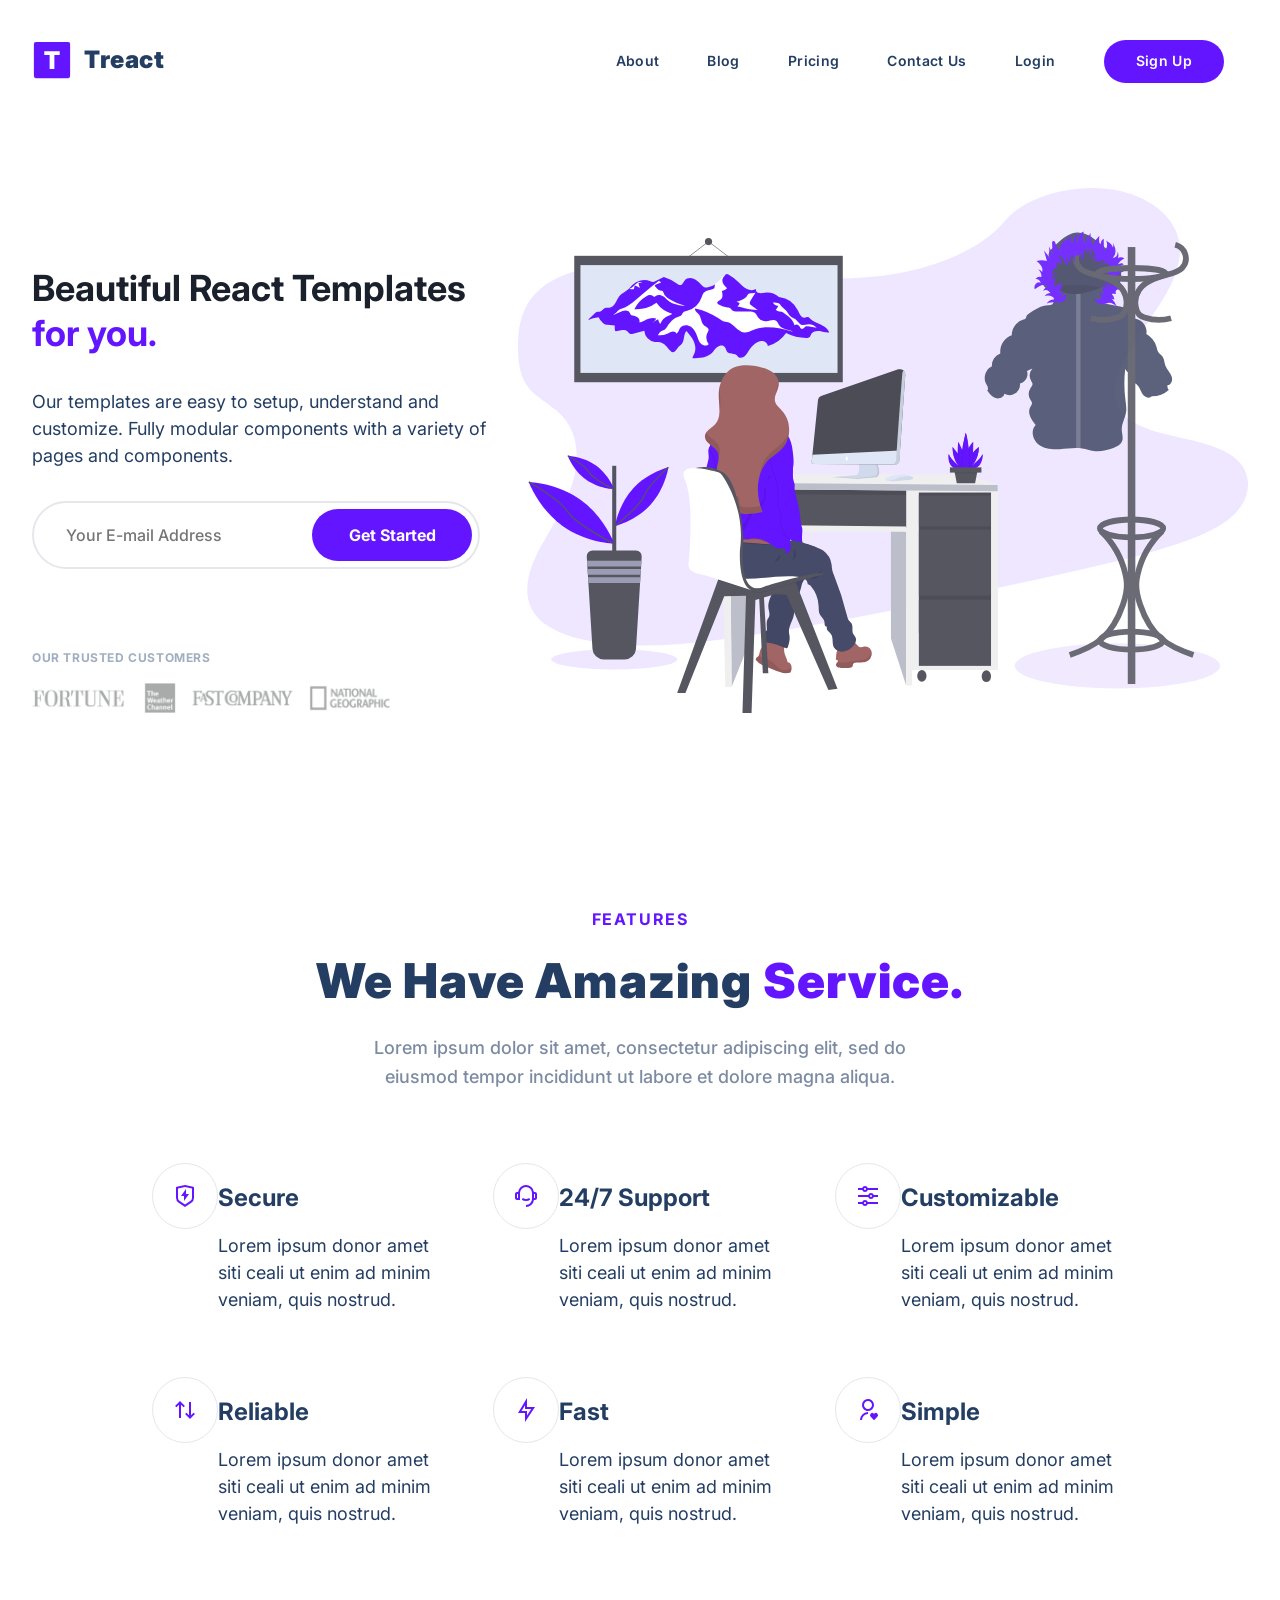
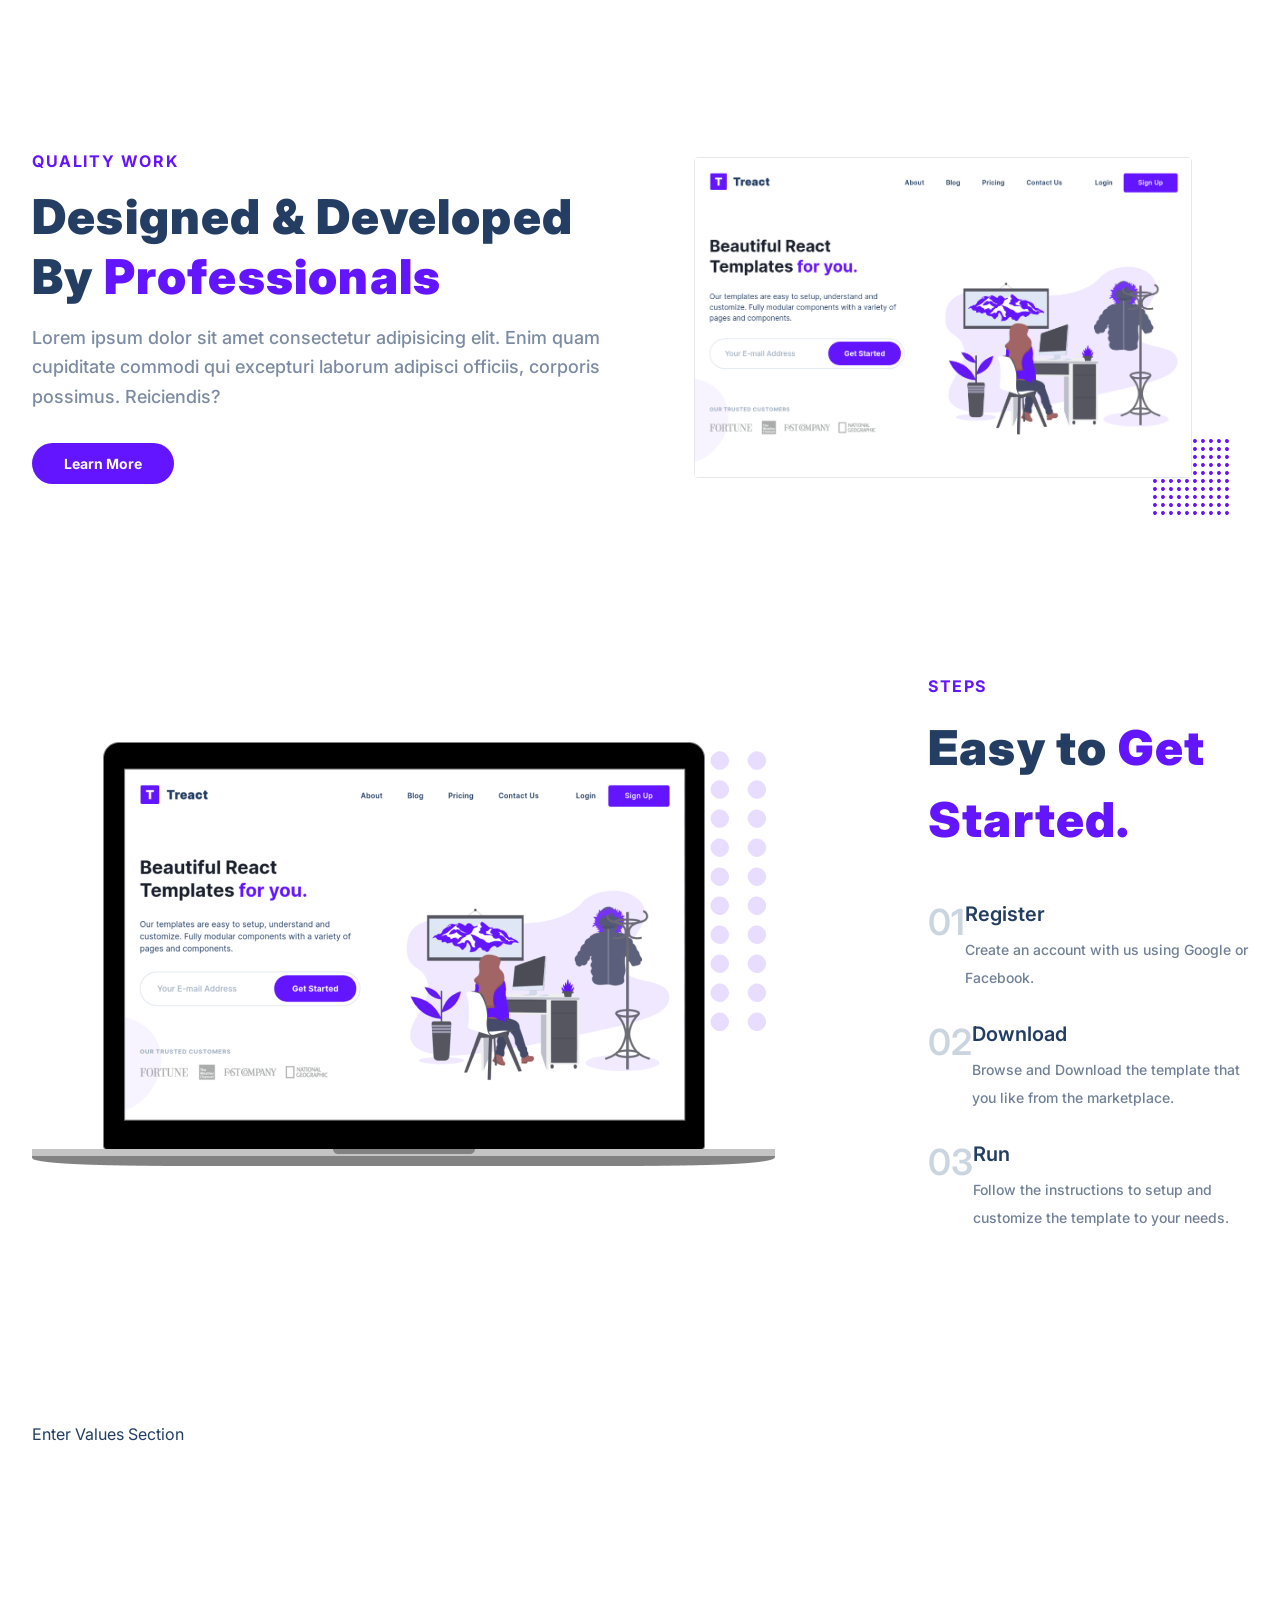
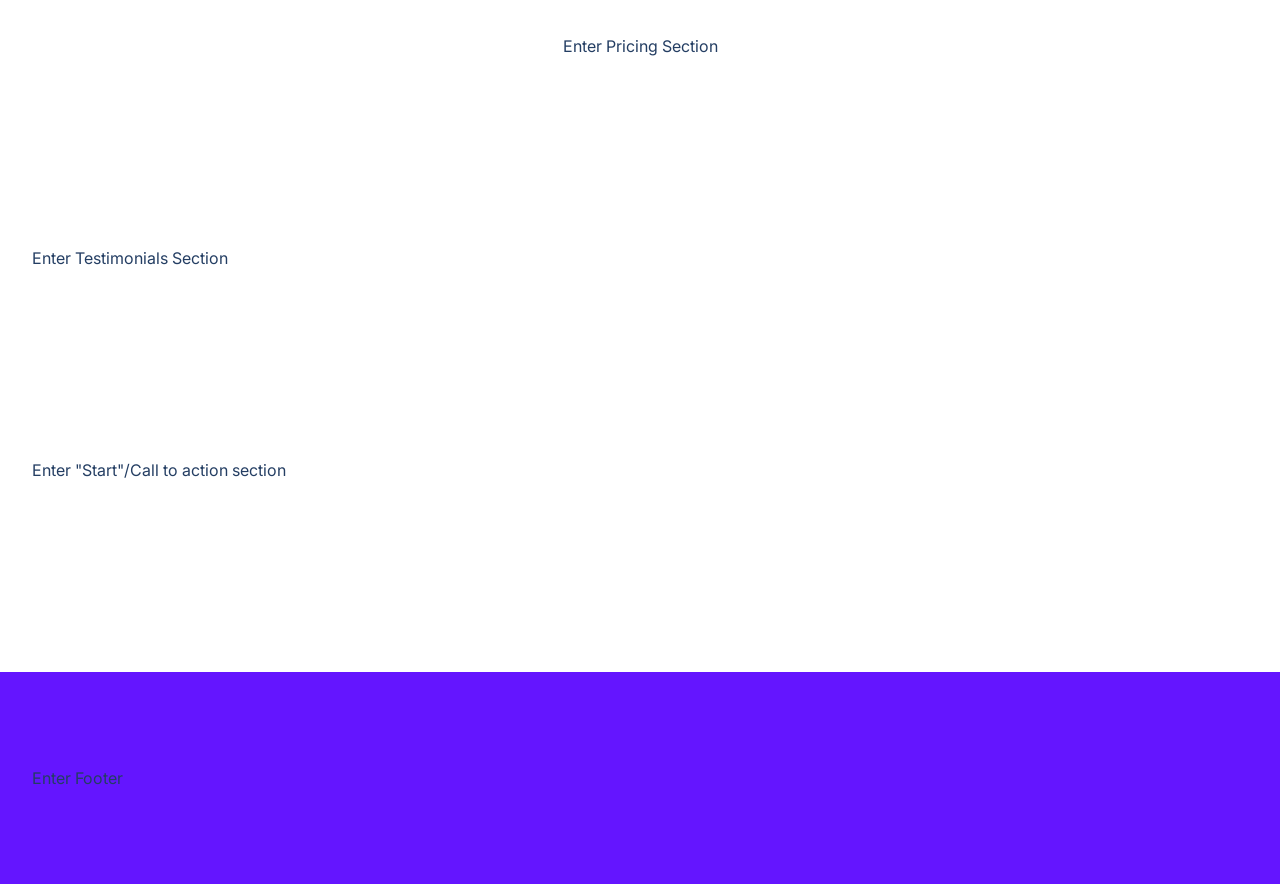
<file: Desktop/fes projects/treact-final-project/index 2.html>
<!DOCTYPE html>
<html lang="en">

<head>
    <meta charset="UTF-8">
    <meta http-equiv="X-UA-Compatible" content="IE=edge">
    <meta name="viewport" content="width=device-width, initial-scale=1.0">
    <title>Document</title>
    <link rel="stylesheet" href="style.css">
    <link rel="stylesheet" href="https://pro.fontawesome.com/releases/v5.10.0/css/all.css"
        integrity="sha384-AYmEC3Yw5cVb3ZcuHtOA93w35dYTsvhLPVnYs9eStHfGJvOvKxVfELGroGkvsg+p" crossorigin="anonymous" />
    <script src="script.js"></script>
</head>

<body>
    <section id="landing">
        <nav>
            <div class="row nav__row">
                <div class="nav__logo">
                    <img class="nav__logo--img" src="./assets/logo.2c489fc453a1783cbadacf914efa3df6.svg" alt="Logo">
                    <div class="nav__logo--title">Treact</div>
                </div>
                <div class="nav__links">
                    <a class="nav__link">About</a>
                    <a class="nav__link">Blog</a>
                    <a class="nav__link">Pricing</a>
                    <a class="nav__link">Contact Us</a>
                    <a class="nav__link">Login</a>
                    <a class="nav__link nav__link--primary">Sign Up</a>
                <button class="btn__menu" onclick="openMenu()">
                    <svg xmlns="http://www.w3.org/2000/svg" width="24" height="24" viewBox="0 0 24 24" fill="none"
                        stroke="currentColor" stroke-width="2" stroke-linecap="round" stroke-linejoin="round"
                        class="btn__menu--svg">
                        <line x1="3" y1="12" x2="21" y2="12"></line>
                        <line x1="3" y1="6" x2="21" y2="6"></line>
                        <line x1="3" y1="18" x2="21" y2="18"></line>
                    </svg>
                </button>
            </div>
        </nav>
        <div class="modal">
            <button class="btn__menu btn__menu--close" onclick="closeMenu()">
                <svg xmlns="http://www.w3.org/2000/svg" width="24" height="24" viewBox="0 0 24 24" fill="none"
                    stroke="currentColor" stroke-width="2" stroke-linecap="round" stroke-linejoin="round"
                    class="light___StyledCloseIcon-lj69nl-14 fASujC">
                    <line x1="18" y1="6" x2="6" y2="18"></line>
                    <line x1="6" y1="6" x2="18" y2="18"></line>
                </svg>
            </button>
            <div class="modal__links">
                <a class="modal__link">About</a>
                <a class="modal__link">Blog</a>
                <a class="modal__link">Pricing</a>
                <a class="modal__link">Contact Us</a>
                <a class="modal__link">Login</a>
                <a class="modal__link modal__link--primary">Sign Up</a>
            </div>
        </div>
        <header>
            <div class="container">
                <div class="row">
                    <div class="header__description">
                        <h1>Beautiful React Templates <span class="purple"> for you.</span>
                        </h1>
                        <p class="header__description--para">Our templates are easy to setup, understand and customize. Fully modular components with a variety of pages and components.</p>
                        <div class="header__email">
                            <input type="text" class="header__email--input" placeholder="Your E-mail Address">
                            <button class="header__email--btn">Get Started</button>
                        </div>
                        <p class="header__customers--title">OUR TRUSTED CUSTOMERS</p>
                        <img src="./assets/customers-logo-strip.680ac7c2e8ae28161d2c.png" class="header__customers">
                    </div>
                     <figure class="header__img--wrapper">
                        <img src="./assets/design-illustration-2.6da6a00b20c07c4a9b65d1870679e1b8.svg">
                     </figure>
            </div>
        </header>
    </section>

<!-- MAIN -->

    <main>
        <section id="features">
            <div class="container">
                <div class="row__narrow">
                    <h4 class="section__tag">FEATURES</h4>
                    <h2 class="section__title">We Have Amazing<span class="purple"> Service.</span>
                    </h2>
                    <div class="section__para">Lorem ipsum dolor sit amet, consectetur adipiscing elit, sed do eiusmod tempor incididunt ut labore et dolore magna aliqua.</div>
                    <div class="features">
                        <div class="feature">
                            <div class="feature__row">
                              <figure class="feature__img--wrapper">
                                <img src="./assets/shield-icon.daefe14b320b14fbd9cbd18908ac93ec.svg" class="feature__img">
                              </figure>
                              <div class="feature__text">
                                <h2 class="feature__title">Secure</h2>
                                <p class="feature__para">Lorem ipsum donor amet siti ceali ut enim ad minim veniam, quis nostrud.</p>
                              </div>  
                            </div>
                        </div>
                        <div class="feature">
                            <div class="feature__row">
                              <figure class="feature__img--wrapper">
                                <img src="./assets/support-icon.f9253ffa8cb6ffde5bbaa05eb5136375.svg" class="feature__img">
                              </figure>
                              <div class="feature__text">
                                <h2 class="feature__title">24/7 Support</h2>
                                <p class="feature__para">Lorem ipsum donor amet siti ceali ut enim ad minim veniam, quis nostrud.</p>
                              </div>  
                            </div>
                        </div>
                        <div class="feature">
                            <div class="feature__row">
                              <figure class="feature__img--wrapper">
                                <img src="./assets/customize-icon.367468c90fd796009b97fbfba67b2c6a.svg" class="feature__img">
                              </figure>
                              <div class="feature__text">
                                <h2 class="feature__title">Customizable</h2>
                                <p class="feature__para">Lorem ipsum donor amet siti ceali ut enim ad minim veniam, quis nostrud.</p>
                              </div>  
                            </div>
                        </div>
                        <div class="feature">
                            <div class="feature__row">
                              <figure class="feature__img--wrapper">
                                <img src="./assets/reliable-icon.1367510a8f0a1bec76dc425d25f92f43.svg" class="feature__img">
                              </figure>
                              <div class="feature__text">
                                <h2 class="feature__title">Reliable</h2>
                                <p class="feature__para">Lorem ipsum donor amet siti ceali ut enim ad minim veniam, quis nostrud.</p>
                              </div>  
                            </div>
                        </div>
                        <div class="feature">
                            <div class="feature__row">
                              <figure class="feature__img--wrapper">
                                <img src="./assets/fast-icon.dbb971a73d4805d2fc3bcdacdb55beba.svg" class="feature__img">
                              </figure>
                              <div class="feature__text">
                                <h2 class="feature__title">Fast</h2>
                                <p class="feature__para">Lorem ipsum donor amet siti ceali ut enim ad minim veniam, quis nostrud.</p>
                              </div>  
                            </div>
                        </div>
                        <div class="feature">
                            <div class="feature__row">
                              <figure class="feature__img--wrapper">
                                <img src="./assets/simple-icon.673b7e1750b2a4ef32907fc164828d00.svg" class="feature__img">
                              </figure>
                              <div class="feature__text">
                                <h2 class="feature__title">Simple</h2>
                                <p class="feature__para">Lorem ipsum donor amet siti ceali ut enim ad minim veniam, quis nostrud.</p>
                              </div>  
                            </div>
                        </div>
                    </div>
                </div>
            </div>
        </section>
        <section id="quality">
            <div class="container">
                <div class="row">
                    <div class="quality__description">
                       <div class="section__tag">QUALITY WORK</div>
                       <h2 class="section__title">Designed & Developed By <span class="purple">Professionals</span></h2> 
                       <p class="section__para">Lorem ipsum dolor sit amet consectetur adipisicing elit. Enim quam cupiditate commodi qui excepturi laborum adipisci officiis, corporis possimus. Reiciendis?</p>
                       <button class="btn">Learn More</button>
                    </div>
                    <figure class="quality__img--wrapper">
                        <img src="/assets/hero-screenshot-1.40a097b525c2f8c9808e.png" class="quality__img">
                        <svg viewBox="0 0 1280 1280" class="quality__grid">
                            <path d="M 55 33.5 C 44.5 37 35 47.6 32.8 58.3 c -4.3 20.6 16.3 41.2 36.9 36.9 c 15.5 -3.2 27.5 -19 26 -33.9 c -1.1 -10.5 -9 -21.3 -19 -26.2 c -6.1 -2.9 -15.5 -3.6 -21.7 -1.6 Z M 183 33.5 c -15.1 5 -25.3 21.6 -22.2 36.2 c 2.5 11.9 13.6 23 25.4 25.5 c 19.4 4.1 39.5 -14.2 37.5 -33.9 c -1.1 -10.5 -9 -21.3 -19 -26.2 c -6.1 -2.9 -15.5 -3.6 -21.7 -1.6 Z M 311 33.5 c -10.5 3.5 -20 14.1 -22.2 24.8 c -4.3 20.6 16.3 41.2 36.9 36.9 c 15.5 -3.2 27.5 -19 26 -33.9 c -1.1 -10.5 -9 -21.3 -19 -26.2 c -6.1 -2.9 -15.5 -3.6 -21.7 -1.6 Z M 439 33.5 c -10.5 3.5 -20 14.1 -22.2 24.8 c -4.3 20.6 16.3 41.2 36.9 36.9 c 15.5 -3.2 27.5 -19 26 -33.9 c -1.1 -10.5 -9 -21.3 -19 -26.2 c -6.1 -2.9 -15.5 -3.6 -21.7 -1.6 Z M 567 33.5 c -10.5 3.5 -20 14.1 -22.2 24.8 c -4.3 20.6 16.3 41.2 36.9 36.9 c 15.5 -3.2 27.5 -19 26 -33.9 c -1.1 -10.5 -9 -21.3 -19 -26.2 c -6.1 -2.9 -15.5 -3.6 -21.7 -1.6 Z M 695 33.5 c -10.5 3.5 -20 14.1 -22.2 24.8 c -4.3 20.6 16.3 41.2 36.9 36.9 c 15.5 -3.2 27.5 -19 26 -33.9 c -1.1 -10.5 -9 -21.3 -19 -26.2 c -6.1 -2.9 -15.5 -3.6 -21.7 -1.6 Z M 823 33.5 c -10.5 3.5 -20 14.1 -22.2 24.8 c -4.3 20.6 16.3 41.2 36.9 36.9 c 15.5 -3.2 27.5 -19 26 -33.9 c -1.1 -10.5 -9 -21.3 -19 -26.2 c -6.1 -2.9 -15.5 -3.6 -21.7 -1.6 Z M 951 33.5 c -10.5 3.5 -20 14.1 -22.2 24.8 c -4.3 20.6 16.3 41.2 36.9 36.9 c 15.5 -3.2 27.5 -19 26 -33.9 c -1.1 -10.5 -9 -21.3 -19 -26.2 c -6.1 -2.9 -15.5 -3.6 -21.7 -1.6 Z M 1079 33.5 c -10.5 3.5 -20 14.1 -22.2 24.8 c -2.5 11.7 3.2 24.4 14.2 31.9 c 10.7 7.4 22.9 7.5 33.7 0.3 c 17.7 -11.8 20.1 -33.8 5.3 -48.5 c -8.5 -8.6 -20.7 -11.9 -31 -8.5 Z M 1207 33.5 c -10.5 3.5 -20 14.1 -22.2 24.8 c -2.5 11.7 3.2 24.4 14.2 31.9 c 10.7 7.4 22.9 7.5 33.7 0.3 c 17.7 -11.8 20.1 -33.8 5.3 -48.5 c -8.5 -8.6 -20.7 -11.9 -31 -8.5 Z M 55 161.5 c -10.5 3.5 -20 14.1 -22.2 24.8 c -4.3 20.6 16.3 41.2 36.9 36.9 c 15.5 -3.2 27.5 -19 26 -33.9 c -1.1 -10.5 -9 -21.3 -19 -26.2 c -6.1 -2.9 -15.5 -3.6 -21.7 -1.6 Z M 183 161.5 c -15.1 5 -25.3 21.6 -22.2 36.2 c 2.5 11.9 13.6 23 25.4 25.5 c 19.4 4.1 39.5 -14.2 37.5 -33.9 c -1.1 -10.5 -9 -21.3 -19 -26.2 c -6.1 -2.9 -15.5 -3.6 -21.7 -1.6 Z M 311 161.5 c -10.5 3.5 -20 14.1 -22.2 24.8 c -4.3 20.6 16.3 41.2 36.9 36.9 c 15.5 -3.2 27.5 -19 26 -33.9 c -1.1 -10.5 -9 -21.3 -19 -26.2 c -6.1 -2.9 -15.5 -3.6 -21.7 -1.6 Z M 439 161.5 c -10.5 3.5 -20 14.1 -22.2 24.8 c -4.3 20.6 16.3 41.2 36.9 36.9 c 15.5 -3.2 27.5 -19 26 -33.9 c -1.1 -10.5 -9 -21.3 -19 -26.2 c -6.1 -2.9 -15.5 -3.6 -21.7 -1.6 Z M 567 161.5 c -10.5 3.5 -20 14.1 -22.2 24.8 c -4.3 20.6 16.3 41.2 36.9 36.9 c 15.5 -3.2 27.5 -19 26 -33.9 c -1.1 -10.5 -9 -21.3 -19 -26.2 c -6.1 -2.9 -15.5 -3.6 -21.7 -1.6 Z M 695 161.5 c -10.5 3.5 -20 14.1 -22.2 24.8 c -4.3 20.6 16.3 41.2 36.9 36.9 c 15.5 -3.2 27.5 -19 26 -33.9 c -1.1 -10.5 -9 -21.3 -19 -26.2 c -6.1 -2.9 -15.5 -3.6 -21.7 -1.6 Z M 823 161.5 c -10.5 3.5 -20 14.1 -22.2 24.8 c -4.3 20.6 16.3 41.2 36.9 36.9 c 15.5 -3.2 27.5 -19 26 -33.9 c -1.1 -10.5 -9 -21.3 -19 -26.2 c -6.1 -2.9 -15.5 -3.6 -21.7 -1.6 Z M 951 161.5 c -10.5 3.5 -20 14.1 -22.2 24.8 c -4.3 20.6 16.3 41.2 36.9 36.9 c 15.5 -3.2 27.5 -19 26 -33.9 c -1.1 -10.5 -9 -21.3 -19 -26.2 c -6.1 -2.9 -15.5 -3.6 -21.7 -1.6 Z M 1079 161.5 c -10.5 3.5 -20 14.1 -22.2 24.8 c -2.5 11.7 3.2 24.4 14.2 31.9 c 10.7 7.4 22.9 7.5 33.7 0.3 c 17.7 -11.8 20.1 -33.8 5.3 -48.5 c -8.5 -8.6 -20.7 -11.9 -31 -8.5 Z M 1207 161.5 c -10.5 3.5 -20 14.1 -22.2 24.8 c -2.5 11.7 3.2 24.4 14.2 31.9 c 10.7 7.4 22.9 7.5 33.7 0.3 c 17.7 -11.8 20.1 -33.8 5.3 -48.5 c -8.5 -8.6 -20.7 -11.9 -31 -8.5 Z M 55 289.5 c -10.5 3.5 -20 14.1 -22.2 24.8 c -4.3 20.6 16.3 41.2 36.9 36.9 c 15.5 -3.2 27.5 -19 26 -33.9 c -1.1 -10.5 -9 -21.3 -19 -26.2 c -6.1 -2.9 -15.5 -3.6 -21.7 -1.6 Z M 183 289.5 c -10.5 3.5 -20 14.1 -22.2 24.8 c -4.3 20.6 16.3 41.2 36.9 36.9 c 15.5 -3.2 27.5 -19 26 -33.9 c -1.1 -10.5 -9 -21.3 -19 -26.2 c -6.1 -2.9 -15.5 -3.6 -21.7 -1.6 Z M 311 289.5 c -10.5 3.5 -20 14.1 -22.2 24.8 c -4.3 20.6 16.3 41.2 36.9 36.9 c 15.5 -3.2 27.5 -19 26 -33.9 c -1.1 -10.5 -9 -21.3 -19 -26.2 c -6.1 -2.9 -15.5 -3.6 -21.7 -1.6 Z M 439 289.5 c -10.5 3.5 -20 14.1 -22.2 24.8 c -4.3 20.6 16.3 41.2 36.9 36.9 c 15.5 -3.2 27.5 -19 26 -33.9 c -1.1 -10.5 -9 -21.3 -19 -26.2 c -6.1 -2.9 -15.5 -3.6 -21.7 -1.6 Z M 567 289.5 c -10.5 3.5 -20 14.1 -22.2 24.8 c -4.3 20.6 16.3 41.2 36.9 36.9 c 15.5 -3.2 27.5 -19 26 -33.9 c -1.1 -10.5 -9 -21.3 -19 -26.2 c -6.1 -2.9 -15.5 -3.6 -21.7 -1.6 Z M 695 289.5 c -10.5 3.5 -20 14.1 -22.2 24.8 c -4.3 20.6 16.3 41.2 36.9 36.9 c 15.5 -3.2 27.5 -19 26 -33.9 c -1.1 -10.5 -9 -21.3 -19 -26.2 c -6.1 -2.9 -15.5 -3.6 -21.7 -1.6 Z M 823 289.5 c -10.5 3.5 -20 14.1 -22.2 24.8 c -4.3 20.6 16.3 41.2 36.9 36.9 c 15.5 -3.2 27.5 -19 26 -33.9 c -1.1 -10.5 -9 -21.3 -19 -26.2 c -6.1 -2.9 -15.5 -3.6 -21.7 -1.6 Z M 951 289.5 c -10.5 3.5 -20 14.1 -22.2 24.8 c -4.3 20.6 16.3 41.2 36.9 36.9 c 15.5 -3.2 27.5 -19 26 -33.9 c -1.1 -10.5 -9 -21.3 -19 -26.2 c -6.1 -2.9 -15.5 -3.6 -21.7 -1.6 Z M 1079 289.5 c -10.5 3.5 -20 14.1 -22.2 24.8 c -4.3 20.6 16.3 41.2 36.9 36.9 c 15.5 -3.2 27.5 -19 26 -33.9 c -1.1 -10.5 -9 -21.3 -19 -26.2 c -6.1 -2.9 -15.5 -3.6 -21.7 -1.6 Z M 1207 289.5 c -10.5 3.5 -20 14.1 -22.2 24.8 c -4.3 20.6 16.3 41.2 36.9 36.9 c 15.5 -3.2 27.5 -19 26 -33.9 c -1.1 -10.5 -9 -21.3 -19 -26.2 c -6.1 -2.9 -15.5 -3.6 -21.7 -1.6 Z M 55 417.5 c -10.5 3.5 -20 14.1 -22.2 24.8 c -4.3 20.6 16.3 41.2 36.9 36.9 c 15.5 -3.2 27.5 -19 26 -33.9 c -1.1 -10.5 -9 -21.3 -19 -26.2 c -6.1 -2.9 -15.5 -3.6 -21.7 -1.6 Z M 183 417.5 c -10.5 3.5 -20 14.1 -22.2 24.8 c -4.3 20.6 16.3 41.2 36.9 36.9 c 15.5 -3.2 27.5 -19 26 -33.9 c -1.1 -10.5 -9 -21.3 -19 -26.2 c -6.1 -2.9 -15.5 -3.6 -21.7 -1.6 Z M 311 417.5 c -10.5 3.5 -20 14.1 -22.2 24.8 c -4.3 20.6 16.3 41.2 36.9 36.9 c 15.5 -3.2 27.5 -19 26 -33.9 c -1.1 -10.5 -9 -21.3 -19 -26.2 c -6.1 -2.9 -15.5 -3.6 -21.7 -1.6 Z M 439 417.5 c -10.5 3.5 -20 14.1 -22.2 24.8 c -4.3 20.6 16.3 41.2 36.9 36.9 c 15.5 -3.2 27.5 -19 26 -33.9 c -1.1 -10.5 -9 -21.3 -19 -26.2 c -6.1 -2.9 -15.5 -3.6 -21.7 -1.6 Z M 567 417.5 c -10.5 3.5 -20 14.1 -22.2 24.8 c -4.3 20.6 16.3 41.2 36.9 36.9 c 15.5 -3.2 27.5 -19 26 -33.9 c -1.1 -10.5 -9 -21.3 -19 -26.2 c -6.1 -2.9 -15.5 -3.6 -21.7 -1.6 Z M 695 417.5 c -10.5 3.5 -20 14.1 -22.2 24.8 c -4.3 20.6 16.3 41.2 36.9 36.9 c 15.5 -3.2 27.5 -19 26 -33.9 c -1.1 -10.5 -9 -21.3 -19 -26.2 c -6.1 -2.9 -15.5 -3.6 -21.7 -1.6 Z M 823 417.5 c -10.5 3.5 -20 14.1 -22.2 24.8 c -4.3 20.6 16.3 41.2 36.9 36.9 c 15.5 -3.2 27.5 -19 26 -33.9 c -1.1 -10.5 -9 -21.3 -19 -26.2 c -6.1 -2.9 -15.5 -3.6 -21.7 -1.6 Z M 951 417.5 c -10.5 3.5 -20 14.1 -22.2 24.8 c -4.3 20.6 16.3 41.2 36.9 36.9 c 15.5 -3.2 27.5 -19 26 -33.9 c -1.1 -10.5 -9 -21.3 -19 -26.2 c -6.1 -2.9 -15.5 -3.6 -21.7 -1.6 Z M 1079 417.5 c -10.5 3.5 -20 14.1 -22.2 24.8 c -4.3 20.6 16.3 41.2 36.9 36.9 c 15.5 -3.2 27.5 -19 26 -33.9 c -1.1 -10.5 -9 -21.3 -19 -26.2 c -6.1 -2.9 -15.5 -3.6 -21.7 -1.6 Z M 1207 417.5 c -10.5 3.5 -20 14.1 -22.2 24.8 c -4.3 20.6 16.3 41.2 36.9 36.9 c 15.5 -3.2 27.5 -19 26 -33.9 c -1.1 -10.5 -9 -21.3 -19 -26.2 c -6.1 -2.9 -15.5 -3.6 -21.7 -1.6 Z M 55 545.5 c -10.5 3.5 -20 14.1 -22.2 24.8 c -4.3 20.6 16.3 41.2 36.9 36.9 c 15.5 -3.2 27.5 -19 26 -33.9 c -1.1 -10.5 -9 -21.3 -19 -26.2 c -6.1 -2.9 -15.5 -3.6 -21.7 -1.6 Z M 183 545.5 c -10.5 3.5 -20 14.1 -22.2 24.8 c -4.3 20.6 16.3 41.2 36.9 36.9 c 15.5 -3.2 27.5 -19 26 -33.9 c -1.1 -10.5 -9 -21.3 -19 -26.2 c -6.1 -2.9 -15.5 -3.6 -21.7 -1.6 Z M 311 545.5 c -10.5 3.5 -20 14.1 -22.2 24.8 c -4.3 20.6 16.3 41.2 36.9 36.9 c 15.5 -3.2 27.5 -19 26 -33.9 c -1.1 -10.5 -9 -21.3 -19 -26.2 c -6.1 -2.9 -15.5 -3.6 -21.7 -1.6 Z M 439 545.5 c -10.5 3.5 -20 14.1 -22.2 24.8 c -4.3 20.6 16.3 41.2 36.9 36.9 c 15.5 -3.2 27.5 -19 26 -33.9 c -1.1 -10.5 -9 -21.3 -19 -26.2 c -6.1 -2.9 -15.5 -3.6 -21.7 -1.6 Z M 567 545.5 c -10.5 3.5 -20 14.1 -22.2 24.8 c -4.3 20.6 16.3 41.2 36.9 36.9 c 15.5 -3.2 27.5 -19 26 -33.9 c -1.1 -10.5 -9 -21.3 -19 -26.2 c -6.1 -2.9 -15.5 -3.6 -21.7 -1.6 Z M 695 545.5 c -10.5 3.5 -20 14.1 -22.2 24.8 c -4.3 20.6 16.3 41.2 36.9 36.9 c 15.5 -3.2 27.5 -19 26 -33.9 c -1.1 -10.5 -9 -21.3 -19 -26.2 c -6.1 -2.9 -15.5 -3.6 -21.7 -1.6 Z M 823 545.5 c -10.5 3.5 -20 14.1 -22.2 24.8 c -4.3 20.6 16.3 41.2 36.9 36.9 c 15.5 -3.2 27.5 -19 26 -33.9 c -1.1 -10.5 -9 -21.3 -19 -26.2 c -6.1 -2.9 -15.5 -3.6 -21.7 -1.6 Z M 951 545.5 c -10.5 3.5 -20 14.1 -22.2 24.8 c -4.3 20.6 16.3 41.2 36.9 36.9 c 15.5 -3.2 27.5 -19 26 -33.9 c -1.1 -10.5 -9 -21.3 -19 -26.2 c -6.1 -2.9 -15.5 -3.6 -21.7 -1.6 Z M 1079 545.5 c -10.5 3.5 -20 14.1 -22.2 24.8 c -4.3 20.6 16.3 41.2 36.9 36.9 c 15.5 -3.2 27.5 -19 26 -33.9 c -1.1 -10.5 -9 -21.3 -19 -26.2 c -6.1 -2.9 -15.5 -3.6 -21.7 -1.6 Z M 1207 545.5 c -10.5 3.5 -20 14.1 -22.2 24.8 c -4.3 20.6 16.3 41.2 36.9 36.9 c 15.5 -3.2 27.5 -19 26 -33.9 c -1.1 -10.5 -9 -21.3 -19 -26.2 c -6.1 -2.9 -15.5 -3.6 -21.7 -1.6 Z M 55 673.5 c -10.5 3.5 -20 14.1 -22.2 24.8 c -4.3 20.6 16.3 41.2 36.9 36.9 c 15.5 -3.2 27.5 -19 26 -33.9 c -1.1 -10.5 -9 -21.3 -19 -26.2 c -6.1 -2.9 -15.5 -3.6 -21.7 -1.6 Z M 183 673.5 c -10.5 3.5 -20 14.1 -22.2 24.8 c -4.3 20.6 16.3 41.2 36.9 36.9 c 15.5 -3.2 27.5 -19 26 -33.9 c -1.1 -10.5 -9 -21.3 -19 -26.2 c -6.1 -2.9 -15.5 -3.6 -21.7 -1.6 Z M 311 673.5 c -10.5 3.5 -20 14.1 -22.2 24.8 c -4.3 20.6 16.3 41.2 36.9 36.9 c 15.5 -3.2 27.5 -19 26 -33.9 c -1.1 -10.5 -9 -21.3 -19 -26.2 c -6.1 -2.9 -15.5 -3.6 -21.7 -1.6 Z M 439 673.5 c -10.5 3.5 -20 14.1 -22.2 24.8 c -4.3 20.6 16.3 41.2 36.9 36.9 c 15.5 -3.2 27.5 -19 26 -33.9 c -1.1 -10.5 -9 -21.3 -19 -26.2 c -6.1 -2.9 -15.5 -3.6 -21.7 -1.6 Z M 567 673.5 c -10.5 3.5 -20 14.1 -22.2 24.8 c -4.3 20.6 16.3 41.2 36.9 36.9 c 15.5 -3.2 27.5 -19 26 -33.9 c -1.1 -10.5 -9 -21.3 -19 -26.2 c -6.1 -2.9 -15.5 -3.6 -21.7 -1.6 Z M 695 673.5 c -10.5 3.5 -20 14.1 -22.2 24.8 c -4.3 20.6 16.3 41.2 36.9 36.9 c 15.5 -3.2 27.5 -19 26 -33.9 c -1.1 -10.5 -9 -21.3 -19 -26.2 c -6.1 -2.9 -15.5 -3.6 -21.7 -1.6 Z M 823 673.5 c -10.5 3.5 -20 14.1 -22.2 24.8 c -4.3 20.6 16.3 41.2 36.9 36.9 c 15.5 -3.2 27.5 -19 26 -33.9 c -1.1 -10.5 -9 -21.3 -19 -26.2 c -6.1 -2.9 -15.5 -3.6 -21.7 -1.6 Z M 951 673.5 c -10.5 3.5 -20 14.1 -22.2 24.8 c -4.3 20.6 16.3 41.2 36.9 36.9 c 15.5 -3.2 27.5 -19 26 -33.9 c -1.1 -10.5 -9 -21.3 -19 -26.2 c -6.1 -2.9 -15.5 -3.6 -21.7 -1.6 Z M 1079 673.5 c -10.5 3.5 -20 14.1 -22.2 24.8 c -4.3 20.6 16.3 41.2 36.9 36.9 c 15.5 -3.2 27.5 -19 26 -33.9 c -1.1 -10.5 -9 -21.3 -19 -26.2 c -6.1 -2.9 -15.5 -3.6 -21.7 -1.6 Z M 1207 673.5 c -10.5 3.5 -20 14.1 -22.2 24.8 c -4.3 20.6 16.3 41.2 36.9 36.9 c 15.5 -3.2 27.5 -19 26 -33.9 c -1.1 -10.5 -9 -21.3 -19 -26.2 c -6.1 -2.9 -15.5 -3.6 -21.7 -1.6 Z M 55 801.5 c -10.5 3.5 -20 14.1 -22.2 24.8 c -4.3 20.6 16.3 41.2 36.9 36.9 c 15.5 -3.2 27.5 -19 26 -33.9 c -1.1 -10.5 -9 -21.3 -19 -26.2 c -6.1 -2.9 -15.5 -3.6 -21.7 -1.6 Z M 183 801.5 c -10.5 3.5 -20 14.1 -22.2 24.8 c -4.3 20.6 16.3 41.2 36.9 36.9 c 15.5 -3.2 27.5 -19 26 -33.9 c -1.1 -10.5 -9 -21.3 -19 -26.2 c -6.1 -2.9 -15.5 -3.6 -21.7 -1.6 Z M 311 801.5 c -10.5 3.5 -20 14.1 -22.2 24.8 c -2.5 11.7 3.2 24.4 14.2 31.9 c 10.7 7.4 22.9 7.5 33.7 0.3 c 17.7 -11.8 20.1 -33.8 5.3 -48.5 c -8.5 -8.6 -20.7 -11.9 -31 -8.5 Z M 439 801.5 c -10.5 3.5 -20 14.1 -22.2 24.8 c -2.5 11.7 3.2 24.4 14.2 31.9 c 10.7 7.4 22.9 7.5 33.7 0.3 c 17.7 -11.8 20.1 -33.8 5.3 -48.5 c -8.5 -8.6 -20.7 -11.9 -31 -8.5 Z M 567 801.5 c -15.1 5 -25.3 21.6 -22.2 36.2 c 2.5 11.9 13.6 23 25.5 25.5 c 19.3 4.1 39.4 -14.2 37.4 -33.9 c -1.1 -10.5 -9 -21.3 -19 -26.2 c -6.1 -2.9 -15.5 -3.6 -21.7 -1.6 Z M 695 801.5 c -15.1 5 -25.3 21.6 -22.2 36.2 c 2.5 11.9 13.6 23 25.5 25.5 c 19.3 4.1 39.4 -14.2 37.4 -33.9 c -1.1 -10.5 -9 -21.3 -19 -26.2 c -6.1 -2.9 -15.5 -3.6 -21.7 -1.6 Z M 823 801.5 c -15.1 5 -25.3 21.6 -22.2 36.2 c 2.5 11.9 13.6 23 25.5 25.5 c 19.3 4.1 39.4 -14.2 37.4 -33.9 c -1.1 -10.5 -9 -21.3 -19 -26.2 c -6.1 -2.9 -15.5 -3.6 -21.7 -1.6 Z M 951 801.5 c -15.1 5 -25.3 21.6 -22.2 36.2 c 2.5 11.9 13.6 23 25.5 25.5 c 19.3 4.1 39.4 -14.2 37.4 -33.9 c -1.1 -10.5 -9 -21.3 -19 -26.2 c -6.1 -2.9 -15.5 -3.6 -21.7 -1.6 Z M 1079 801.5 c -10.5 3.5 -20 14.1 -22.2 24.8 c -4.3 20.6 16.3 41.2 36.9 36.9 c 15.5 -3.2 27.5 -19 26 -33.9 c -1.1 -10.5 -9 -21.3 -19 -26.2 c -6.1 -2.9 -15.5 -3.6 -21.7 -1.6 Z M 1207 801.5 c -10.5 3.5 -20 14.1 -22.2 24.8 c -4.3 20.6 16.3 41.2 36.9 36.9 c 15.5 -3.2 27.5 -19 26 -33.9 c -1.1 -10.5 -9 -21.3 -19 -26.2 c -6.1 -2.9 -15.5 -3.6 -21.7 -1.6 Z M 55 929.5 c -10.5 3.5 -20 14.1 -22.2 24.8 c -4.3 20.6 16.3 41.2 36.9 36.9 c 15.5 -3.2 27.5 -19 26 -33.9 c -1.1 -10.5 -9 -21.3 -19 -26.2 c -6.1 -2.9 -15.5 -3.6 -21.7 -1.6 Z M 183 929.5 c -10.5 3.5 -20 14.1 -22.2 24.8 c -4.3 20.6 16.3 41.2 36.9 36.9 c 15.5 -3.2 27.5 -19 26 -33.9 c -1.1 -10.5 -9 -21.3 -19 -26.2 c -6.1 -2.9 -15.5 -3.6 -21.7 -1.6 Z M 311 929.5 c -10.5 3.5 -20 14.1 -22.2 24.8 c -2.5 11.7 3.2 24.4 14.2 31.9 c 10.7 7.4 22.9 7.5 33.7 0.3 c 17.7 -11.8 20.1 -33.8 5.3 -48.5 c -8.5 -8.6 -20.7 -11.9 -31 -8.5 Z M 439 929.5 c -10.5 3.5 -20 14.1 -22.2 24.8 c -2.5 11.7 3.2 24.4 14.2 31.9 c 10.7 7.4 22.9 7.5 33.7 0.3 c 17.7 -11.8 20.1 -33.8 5.3 -48.5 c -8.5 -8.6 -20.7 -11.9 -31 -8.5 Z M 567 929.5 c -15.1 5 -25.3 21.6 -22.2 36.2 c 2.5 11.9 13.6 23 25.5 25.5 c 19.3 4.1 39.4 -14.2 37.4 -33.9 c -1.1 -10.5 -9 -21.3 -19 -26.2 c -6.1 -2.9 -15.5 -3.6 -21.7 -1.6 Z M 695 929.5 c -15.1 5 -25.3 21.6 -22.2 36.2 c 2.5 11.9 13.6 23 25.5 25.5 c 19.3 4.1 39.4 -14.2 37.4 -33.9 c -1.1 -10.5 -9 -21.3 -19 -26.2 c -6.1 -2.9 -15.5 -3.6 -21.7 -1.6 Z M 823 929.5 c -15.1 5 -25.3 21.6 -22.2 36.2 c 2.5 11.9 13.6 23 25.5 25.5 c 19.3 4.1 39.4 -14.2 37.4 -33.9 c -1.1 -10.5 -9 -21.3 -19 -26.2 c -6.1 -2.9 -15.5 -3.6 -21.7 -1.6 Z M 951 929.5 c -15.1 5 -25.3 21.6 -22.2 36.2 c 2.5 11.9 13.6 23 25.5 25.5 c 19.3 4.1 39.4 -14.2 37.4 -33.9 c -1.1 -10.5 -9 -21.3 -19 -26.2 c -6.1 -2.9 -15.5 -3.6 -21.7 -1.6 Z M 1079 929.5 c -10.5 3.5 -20 14.1 -22.2 24.8 c -4.3 20.6 16.3 41.2 36.9 36.9 c 15.5 -3.2 27.5 -19 26 -33.9 c -1.1 -10.5 -9 -21.3 -19 -26.2 c -6.1 -2.9 -15.5 -3.6 -21.7 -1.6 Z M 1207 929.5 c -10.5 3.5 -20 14.1 -22.2 24.8 c -4.3 20.6 16.3 41.2 36.9 36.9 c 15.5 -3.2 27.5 -19 26 -33.9 c -1.1 -10.5 -9 -21.3 -19 -26.2 c -6.1 -2.9 -15.5 -3.6 -21.7 -1.6 Z M 55 1057.5 c -10.5 3.5 -20 14.1 -22.2 24.8 c -4.3 20.6 16.3 41.2 36.9 36.9 c 15.5 -3.2 27.5 -19 26 -33.9 c -1.1 -10.5 -9 -21.3 -19 -26.2 c -6.1 -2.9 -15.5 -3.6 -21.7 -1.6 Z M 183 1057.5 c -10.5 3.5 -20 14.1 -22.2 24.8 c -4.3 20.6 16.3 41.2 36.9 36.9 c 15.5 -3.2 27.5 -19 26 -33.9 c -1.1 -10.5 -9 -21.3 -19 -26.2 c -6.1 -2.9 -15.5 -3.6 -21.7 -1.6 Z M 311 1057.5 c -10.5 3.5 -20 14.1 -22.2 24.8 c -2.5 11.7 3.2 24.4 14.2 31.9 c 10.7 7.4 22.9 7.5 33.7 0.3 c 17.7 -11.8 20.1 -33.8 5.3 -48.5 c -8.5 -8.6 -20.7 -11.9 -31 -8.5 Z M 439 1057.5 c -10.5 3.5 -20 14.1 -22.2 24.8 c -2.5 11.7 3.2 24.4 14.2 31.9 c 10.7 7.4 22.9 7.5 33.7 0.3 c 17.7 -11.8 20.1 -33.8 5.3 -48.5 c -8.5 -8.6 -20.7 -11.9 -31 -8.5 Z M 567 1057.5 c -10.5 3.5 -20 14.1 -22.2 24.8 c -4.3 20.6 16.3 41.2 36.9 36.9 c 15.5 -3.2 27.5 -19 26 -33.9 c -1.1 -10.5 -9 -21.3 -19 -26.2 c -6.1 -2.9 -15.5 -3.6 -21.7 -1.6 Z M 695 1057.5 c -10.5 3.5 -20 14.1 -22.2 24.8 c -4.3 20.6 16.3 41.2 36.9 36.9 c 15.5 -3.2 27.5 -19 26 -33.9 c -1.1 -10.5 -9 -21.3 -19 -26.2 c -6.1 -2.9 -15.5 -3.6 -21.7 -1.6 Z M 823 1057.5 c -10.5 3.5 -20 14.1 -22.2 24.8 c -4.3 20.6 16.3 41.2 36.9 36.9 c 15.5 -3.2 27.5 -19 26 -33.9 c -1.1 -10.5 -9 -21.3 -19 -26.2 c -6.1 -2.9 -15.5 -3.6 -21.7 -1.6 Z M 951 1057.5 c -10.5 3.5 -20 14.1 -22.2 24.8 c -4.3 20.6 16.3 41.2 36.9 36.9 c 15.5 -3.2 27.5 -19 26 -33.9 c -1.1 -10.5 -9 -21.3 -19 -26.2 c -6.1 -2.9 -15.5 -3.6 -21.7 -1.6 Z M 1079 1057.5 c -10.5 3.5 -20 14.1 -22.2 24.8 c -4.3 20.6 16.3 41.2 36.9 36.9 c 15.5 -3.2 27.5 -19 26 -33.9 c -1.1 -10.5 -9 -21.3 -19 -26.2 c -6.1 -2.9 -15.5 -3.6 -21.7 -1.6 Z M 1207 1057.5 c -10.5 3.5 -20 14.1 -22.2 24.8 c -4.3 20.6 16.3 41.2 36.9 36.9 c 15.5 -3.2 27.5 -19 26 -33.9 c -1.1 -10.5 -9 -21.3 -19 -26.2 c -6.1 -2.9 -15.5 -3.6 -21.7 -1.6 Z M 55 1185.5 c -10.5 3.5 -20 14.1 -22.2 24.8 c -4.3 20.6 16.3 41.2 36.9 36.9 c 15.5 -3.2 27.5 -19 26 -33.9 c -1.1 -10.5 -9 -21.3 -19 -26.2 c -6.1 -2.9 -15.5 -3.6 -21.7 -1.6 Z M 183 1185.5 c -10.5 3.5 -20 14.1 -22.2 24.8 c -4.3 20.6 16.3 41.2 36.9 36.9 c 15.5 -3.2 27.5 -19 26 -33.9 c -1.1 -10.5 -9 -21.3 -19 -26.2 c -6.1 -2.9 -15.5 -3.6 -21.7 -1.6 Z M 311 1185.5 c -10.5 3.5 -20 14.1 -22.2 24.8 c -4.3 20.6 16.3 41.2 36.9 36.9 c 15.5 -3.2 27.5 -19 26 -33.9 c -1.1 -10.5 -9 -21.3 -19 -26.2 c -6.1 -2.9 -15.5 -3.6 -21.7 -1.6 Z M 439 1185.5 c -10.5 3.5 -20 14.1 -22.2 24.8 c -4.3 20.6 16.3 41.2 36.9 36.9 c 15.5 -3.2 27.5 -19 26 -33.9 c -1.1 -10.5 -9 -21.3 -19 -26.2 c -6.1 -2.9 -15.5 -3.6 -21.7 -1.6 Z M 567 1185.5 c -10.5 3.5 -20 14.1 -22.2 24.8 c -4.3 20.6 16.3 41.2 36.9 36.9 c 15.5 -3.2 27.5 -19 26 -33.9 c -1.1 -10.5 -9 -21.3 -19 -26.2 c -6.1 -2.9 -15.5 -3.6 -21.7 -1.6 Z M 695 1185.5 c -10.5 3.5 -20 14.1 -22.2 24.8 c -4.3 20.6 16.3 41.2 36.9 36.9 c 15.5 -3.2 27.5 -19 26 -33.9 c -1.1 -10.5 -9 -21.3 -19 -26.2 c -6.1 -2.9 -15.5 -3.6 -21.7 -1.6 Z M 823 1185.5 c -10.5 3.5 -20 14.1 -22.2 24.8 c -4.3 20.6 16.3 41.2 36.9 36.9 c 15.5 -3.2 27.5 -19 26 -33.9 c -1.1 -10.5 -9 -21.3 -19 -26.2 c -6.1 -2.9 -15.5 -3.6 -21.7 -1.6 Z M 951 1185.5 c -10.5 3.5 -20 14.1 -22.2 24.8 c -4.3 20.6 16.3 41.2 36.9 36.9 c 15.5 -3.2 27.5 -19 26 -33.9 c -1.1 -10.5 -9 -21.3 -19 -26.2 c -6.1 -2.9 -15.5 -3.6 -21.7 -1.6 Z M 1079 1185.5 c -10.5 3.5 -20 14.1 -22.2 24.8 c -4.3 20.6 16.3 41.2 36.9 36.9 c 15.5 -3.2 27.5 -19 26 -33.9 c -1.1 -10.5 -9 -21.3 -19 -26.2 c -6.1 -2.9 -15.5 -3.6 -21.7 -1.6 Z M 1207 1185.5 c -10.5 3.5 -20 14.1 -22.2 24.8 c -4.3 20.6 16.3 41.2 36.9 36.9 c 15.5 -3.2 27.5 -19 26 -33.9 c -1.1 -10.5 -9 -21.3 -19 -26.2 c -6.1 -2.9 -15.5 -3.6 -21.7 -1.6 Z"></path>
                        </svg>
                    </figure>
                     
                </div>
            </div>
        </section>
        <section id="steps">
            <div class="container">
                <div class="row">
                    <figure class="steps__img--wrapper">
                        <img src="./assets/hero-screenshot-2.241aac1fbc66db29d873.png" class="steps__img" alt="Dashboard Screenshot">
                       <svg viewBox="0 0 1280 1280" class="steps__grid" xmlns="http://www.w3.org/2000/svg">
                            <defs>
                            <path id="line-of-balls" d="M55 33.5C44.5 37 35 47.6 32.8 58.3c-4.3 20.6 16.3 41.2 36.9 36.9 15.5-3.2 27.5-19 26-33.9-1.1-10.5-9-21.3-19-26.2-6.1-2.9-15.5-3.6-21.7-1.6zM183 33.5c-15.1 5-25.3 21.6-22.2 36.2 2.5 11.9 13.6 23 25.4 25.5 19.4 4.1 39.5-14.2 37.5-33.9-1.1-10.5-9-21.3-19-26.2-6.1-2.9-15.5-3.6-21.7-1.6zM311 33.5c-10.5 3.5-20 14.1-22.2 24.8-4.3 20.6 16.3 41.2 36.9 36.9 15.5-3.2 27.5-19 26-33.9-1.1-10.5-9-21.3-19-26.2-6.1-2.9-15.5-3.6-21.7-1.6zM439 33.5c-10.5 3.5-20 14.1-22.2 24.8-4.3 20.6 16.3 41.2 36.9 36.9 15.5-3.2 27.5-19 26-33.9-1.1-10.5-9-21.3-19-26.2-6.1-2.9-15.5-3.6-21.7-1.6zM567 33.5c-10.5 3.5-20 14.1-22.2 24.8-4.3 20.6 16.3 41.2 36.9 36.9 15.5-3.2 27.5-19 26-33.9-1.1-10.5-9-21.3-19-26.2-6.1-2.9-15.5-3.6-21.7-1.6zM695 33.5c-10.5 3.5-20 14.1-22.2 24.8-4.3 20.6 16.3 41.2 36.9 36.9 15.5-3.2 27.5-19 26-33.9-1.1-10.5-9-21.3-19-26.2-6.1-2.9-15.5-3.6-21.7-1.6zM823 33.5c-10.5 3.5-20 14.1-22.2 24.8-4.3 20.6 16.3 41.2 36.9 36.9 15.5-3.2 27.5-19 26-33.9-1.1-10.5-9-21.3-19-26.2-6.1-2.9-15.5-3.6-21.7-1.6zM951 33.5c-10.5 3.5-20 14.1-22.2 24.8-4.3 20.6 16.3 41.2 36.9 36.9 15.5-3.2 27.5-19 26-33.9-1.1-10.5-9-21.3-19-26.2-6.1-2.9-15.5-3.6-21.7-1.6zM1079 33.5c-10.5 3.5-20 14.1-22.2 24.8-2.5 11.7 3.2 24.4 14.2 31.9 10.7 7.4 22.9 7.5 33.7.3 17.7-11.8 20.1-33.8 5.3-48.5-8.5-8.6-20.7-11.9-31-8.5zM1207 33.5c-10.5 3.5-20 14.1-22.2 24.8-2.5 11.7 3.2 24.4 14.2 31.9 10.7 7.4 22.9 7.5 33.7.3 17.7-11.8 20.1-33.8 5.3-48.5-8.5-8.6-20.7-11.9-31-8.5z"></path>
                            </defs>
                            <g fill="rgba(100, 21, 255, 0.15)">
                            <use href="#line-of-balls" transform="translate(0, 0)"></use>
                            <use href="#line-of-balls" transform="translate(0, 100)"></use>
                            <use href="#line-of-balls" transform="translate(0, 200)"></use>
                            <use href="#line-of-balls" transform="translate(0, 300)"></use>
                            <use href="#line-of-balls" transform="translate(0, 400)"></use>
                            <use href="#line-of-balls" transform="translate(0, 500)"></use>
                            <use href="#line-of-balls" transform="translate(0, 600)"></use>
                            <use href="#line-of-balls" transform="translate(0, 700)"></use>
                            <use href="#line-of-balls" transform="translate(0, 800)"></use>
                            <use href="#line-of-balls" transform="translate(0, 900)"></use>
                            </g>
                        </svg>
                    </figure>
                    <div class="steps__description">
                        <div class="section__tag">STEPS</div>
                        <h2 class="section__title"> Easy to <span class="purple">Get Started.</span></h2>
                        <div class="steps__list">
                            <div class="step">
                                <div class="step__number">01</div>
                                    <div class="step__description">
                                        <div class="step__title">Register</div>
                                        <p class="step__para">Create an account with us using Google or Facebook.</p>
                                    </div>
                                </div>
                                <div class="step">
                                <div class="step__number">02</div>
                                    <div class="step__description">
                                        <div class="step__title">Download</div>
                                        <p class="step__para">Browse and Download the template that you like from the marketplace.</p>
                                    </div>
                                </div>
                                <div class="step">
                                <div class="step__number">03</div>
                                    <div class="step__description">
                                        <div class="step__title">Run</div>
                                        <p class="step__para">Follow the instructions to setup and customize the template to your needs.</p>
                                    </div>
                                </div>
                            </div>
                        </div>
                    </div>
                </div>
        </section>
        <section id="values">
            <div class="container">
                <div class="row">
                    <!--  -->Enter Values Section<!--  -->
                </div>
            </div>
        </section>
        <section id="pricing">
            <div class="container">
                <div class="row">
                    <!--  -->Enter Pricing Section<!--  -->
                </div>
            </div>
        </section>
        <section id="testimonials">
            <div class="container">
                <div class="row">
                    <!--  -->Enter Testimonials Section<!--  -->
                </div>
            </div>
        </section>
        <section id="start">
            <div class="container">
                <div class="row">
                    <!--  -->Enter "Start"/Call to action section<!--  -->
                </div>
            </div>
        </section>
    </main>
    <footer>
        <div class="row footer__row">
            <!--  -->Enter Footer<!--  -->
        </div>
    </footer>
</body>

</html>
</file>
<file: Desktop/fes projects/treact-final-project/style.css>
@import url("https://fonts.googleapis.com/css2?family=Inter:wght@100;200;300;400;500;600;700;800;900&display=swap");

* {
  margin: 0;
  padding: 0;
  box-sizing: border-box;
  font-family: "Inter", system-ui;
  color: #243e63;
}

body {
  max-width: 100vw;
  overflow-x: hidden;
}

.row {
  width: 100%;
  max-width: 1280px;
  margin: 0 auto;
}

.row__narrow {
  width: 100%;
  max-width: 1024px;
  margin: 0 auto;
}

.container {
  padding: 96px 0;
}

.purple {
  color: #6415ff;
}

section {
  padding: 0 32px;
}

main {
  margin-bottom: 96px;
}

/* 

NAVBAR ↓

*/

nav {
  display: flex;
  padding-top: 32px;
}

.nav__row {
  display: flex;
  justify-content: space-between;
}

.nav__logo {
  display: flex;
  align-items: center;
  margin: 8px 0;
  padding-bottom: 4px;
}

.nav__logo--img {
  height: 40px;
  width: 40px;
}

.nav__logo--title {
  font-weight: 900;
  font-size: 24px;
  margin-left: 12px;
  padding-bottom: 2px;
  letter-spacing: 0.6px;
}

img {
  width: 100%;
}

.nav__links {
  display: flex;
  align-items: center;
  padding-bottom: 2px;
}

.nav__link--primary {
  margin: 0;
  padding: 10px 32px;
  margin-top: 2px;
  border-radius: 9999px;
  color: #fff;
  background-color: #6415ff;
  line-height: 1.5;
  border: none;
  width: auto;
  transition: all 300ms ease;
}

.nav__link--primary:hover {
  background-color: rgba(80, 17, 204, 0.8);
  color: white;
}

.nav__link {
  font-size: 14px;
  font-weight: 600;
  letter-spacing: 0.35px;
  border-bottom: 2px solid transparent;
  position: relative;
  transition: all 300ms ease;
}

.nav__link {
  margin: 0 24px;
}

a {
  display: inline;
  text-decoration: none;
}

.btn__menu {
  display: none;
  background: transparent;
  border: none;
  transition: all 300ms ease;
}

.btn__menu--svg:hover {
  filter: invert(26%) sepia(94%) saturate(7476%) hue-rotate(261deg)
    brightness(94%) contrast(115%);
}

.modal {
  position: fixed;
  top: 0;
  left: 0;
  right: 0;
  height: 378px;
  margin: 24px 16px;
  padding: 32px;
  background-color: #fff;
  border: 1px solid rgb(229, 231, 235);
  border-radius: 8px;
  z-index: 4;
  visibility: hidden;
  opacity: 0;
  transform: translateX(300%);
  transition: all 300ms ease;
}

.modal__links {
  width: 100%;
  height: 100%;
  display: flex;
  flex-direction: column;
  align-items: center;
}

.modal__link {
  color: #1a202c;
  font-size: 18px;
  font-weight: 600;
  line-height: 1.5;
  margin: 8px 0;
  padding-bottom: 4px;
  border-bottom: 2px solid transparent;
}

.modal__link--primary {
  color: #f7fafc;
  padding: 12px 32px;
  background: #6415ff;
  border-radius: 500px;
  border: none;
}

.menu--open .modal {
  visibility: visible;
  opacity: 1;
  transform: translateX(0);
}

.btn__menu--close {
  position: fixed;
  top: 24px;
  right: 18px;
}

/* 

HEADER / ABOUT US ↓

*/

header .row {
  display: flex;
  align-items: center;
  justify-content: space-between;
}

.header__description {
  width: 40%;
}

h1 {
  font-size: 36px;
  color: #1a202c;
  line-height: 1.25;
}

.header__description--para {
  margin: 32px 0;
}

p {
  font-size: 18px;
  line-height: 1.5;
}

.header__email {
  width: 100%;
  max-width: 448px;
  height: 68px;
  position: relative;
  display: flex;
  justify-content: flex-end;
  align-items: center;
}

.header__email--input {
  width: 100%;
  border-radius: 500px;
  border: 2px solid rgb(229, 231, 235);
  padding: 20px 192px 20px 32px;
  color: rgb(36, 62, 99);
  font-size: 16px;
  font-weight: 500;
  position: absolute;
  top: 0;
  bottom: 0;
  z-index: 1;
  transition: border-color 300ms;
}

.header__email--btn {
  z-index: 2;
  margin: 8px;
  height: calc(100% - 16px);
  width: 160px;
  background-color: #6415ff;
  border: none;
  border-radius: 500px;
  color: #fff;
  font-size: 16px;
  font-weight: 700;
  transition: all 300ms ease;
}

button {
  cursor: pointer;
}

.header__customers--title {
  margin-top: 80px;
  color: #a0aec0;
  font-size: 12px;
  font-weight: 700;
  letter-spacing: 0.6px;
}

.header__customers {
  margin-top: 16px;
  padding-right: 128px;
  opacity: 0.5;
}

.header__img--wrapper {
  width: calc(100% - 40%);
}

/* 

FEATURES ↓

*/

#features {
  position: relative;
}

#features .row__narrow {
  display: flex;
  flex-direction: column;
  align-items: center;
}

.section__tag {
  font-size: 16px;
  color: #6415ff;
  letter-spacing: 1.6px;
  font-weight: 700;
  text-transform: uppercase;
}

.section__title {
  font-size: 48px;
  font-weight: 900;
  color: rgb(36, 62, 99);
  line-height: 1.5;
  margin: 16px 0;
  letter-spacing: 0.025em;
}

.section__para {
  font-size: 18px;
  font-weight: 500;
  color: #7c8ba1;
  line-height: 1.625;
}

#features .section__para {
  text-align: center;
  max-width: 576px;
}

.features {
  display: flex;
  flex-wrap: wrap;
  margin-top: 40px;
}

.feature {
  width: calc(100% / 3);
}

.feature__row {
  display: flex;
  align-items: flex-start;
  padding: 32px 24px;
}

.feature__img {
  width: 24px;
  height: 24px;
}

.feature__img--wrapper {
  display: flex;
  padding: 20px;
  border: 1px solid #e5e7eb;
  border-radius: 500px;
}

h2 {
  display: block;
  font-size: 1.5em;
  margin-block-start: 0.83em;
  margin-block-end: 0.83em;
  margin-inline-start: 0px;
  margin-inline-end: 0px;
  font-weight: bold;
  unicode-bidi: isolate;
}

/* 

QUALITY WORK ↓

*/

#quality .row {
  display: flex;
  justify-content: space-between;
  align-items: center;
}

.section__tag {
  font-size: 16px;
  color: #6415ff;
  letter-spacing: 1.6px;
  font-weight: 700;
  text-transform: uppercase;
}

#quality .section__title {
  line-height: 1.25;
}

.section__title {
  font-size: 48px;
  font-weight: 900;
  color: rgb(36, 62, 99);
  line-height: 1.5;
  margin: 16px 0;
  letter-spacing: 0.025em;
}

#quality .btn {
  margin-top: 32px;
}

.btn {
  padding: 12px 32px;
  background-color: #6415ff;
  color: #fff;
  border-radius: 500px;
  border: none;
  font-size: 14px;
  font-weight: bold;
  transition: all 300ms ease;
  cursor: pointer;
}

.quality__img--wrapper {
  border-radius: 4px;
  border: 1px solid rgba(229, 231, 235);
  position: relative;
  margin: 0 56px;
  z-index: 2;
  display: flex;
}

.quality__img {
  z-index: 1;
}

.img {
  width: 100%;
}

.quality__grid {
  transform: translateX(50%) translateY(50%) scale(1) scaleY(1);
  width: 80px;
  height: 80px;
  position: absolute;
  right: 0px;
  bottom: 0px;
  fill: rgb(100, 21, 255);
  --tw-text-opacity: 1;
  color: rgba(100, 21, 255, var(--tw-text-opacity));
  z-index: 0;
  display: block;
}

/* 

STEPS ↓

*/

#steps .row {
  display: flex;
  justify-content: space-between;
  align-items: center;
}

.steps__img--wrapper {
  display: flex;
  position: relative;
}

.step {
  display: flex;
  align-items: flex-start;
  margin-top: 32px;
}

.step__para {
  font-size: 14px;
  color: #718096;
  margin-top: 12px;
  font-weight: 500;
  line-height: 2;
}

.steps__img {
  z-index: 2;
}

#steps .row {
  display: flex;
  justify-content: space-between;
  align-items: center;
}

.steps__description {
  display: flex;
  flex-direction: column;
  margin-left: 24px;
  max-width: 320px;
}

.steps__grid {
  position: absolute;
  left: 50%;
}

.step__number {
  color: #cbd5e0;
  font-size: 36px;
  font-weight: 600;
  line-height: 1;
}

.step__title {
  font-weight: 600;
  font-size: 20px;
  color: #243e63;
  line-height: 1;
}

svg:not(:root) {
  overflow-clip-margin: content-box;
  overflow: hidden;
}

/* 

VALUES ↓

*/

#values .row {
  display: flex;
  justify-content: space-between;
  align-items: center;
}

/*

PRICING ↓

*/

#pricing .row {
  display: flex;
  flex-direction: column;
  align-items: center;
}

/* 

TESTIMONIALS ↓

*/

#testimonials .row {
  display: flex;
}

/* 

START / CALL TO ACTION ↓

*/

#start .row {
  position: relative;
  overflow: hidden;
}

/* 

FOOTER ↓

*/

footer {
  padding: 96px 32px;
  background-color: rgb(100, 21, 255);
  margin-bottom: -32px;
  position: relative;
  overflow: hidden;
}

/* 

MOBILE RESPONSIVENESS ↓

*/

@media (max-width: 1280px) {
  header .row {
    align-items: flex-end;
  }
}

@media (max-width: 1024px) {
  .btn__menu {
    display: block;
  }
  header .row {
    flex-direction: column;
    align-items: center;
  }
  footer {
    padding: 80px 32px;
  }
}

@media (max-width: 768px) {
  #quality .row,
  #values .row {
    flex-direction: column-reverse;
  }
  #steps .row,
  #testimonials .row {
    flex-direction: column;
    align-items: center;
  }
  #pricing .row {
    margin-top: 40px;
  }
}

@media (max-width: 640px) {
  .container {
    padding: 80px 0;
  }
  .nav__logo {
    margin: 8px 0;
    padding-bottom: 4px;
  }
  main {
    margin-bottom: 80px;
  }
}
</file>
